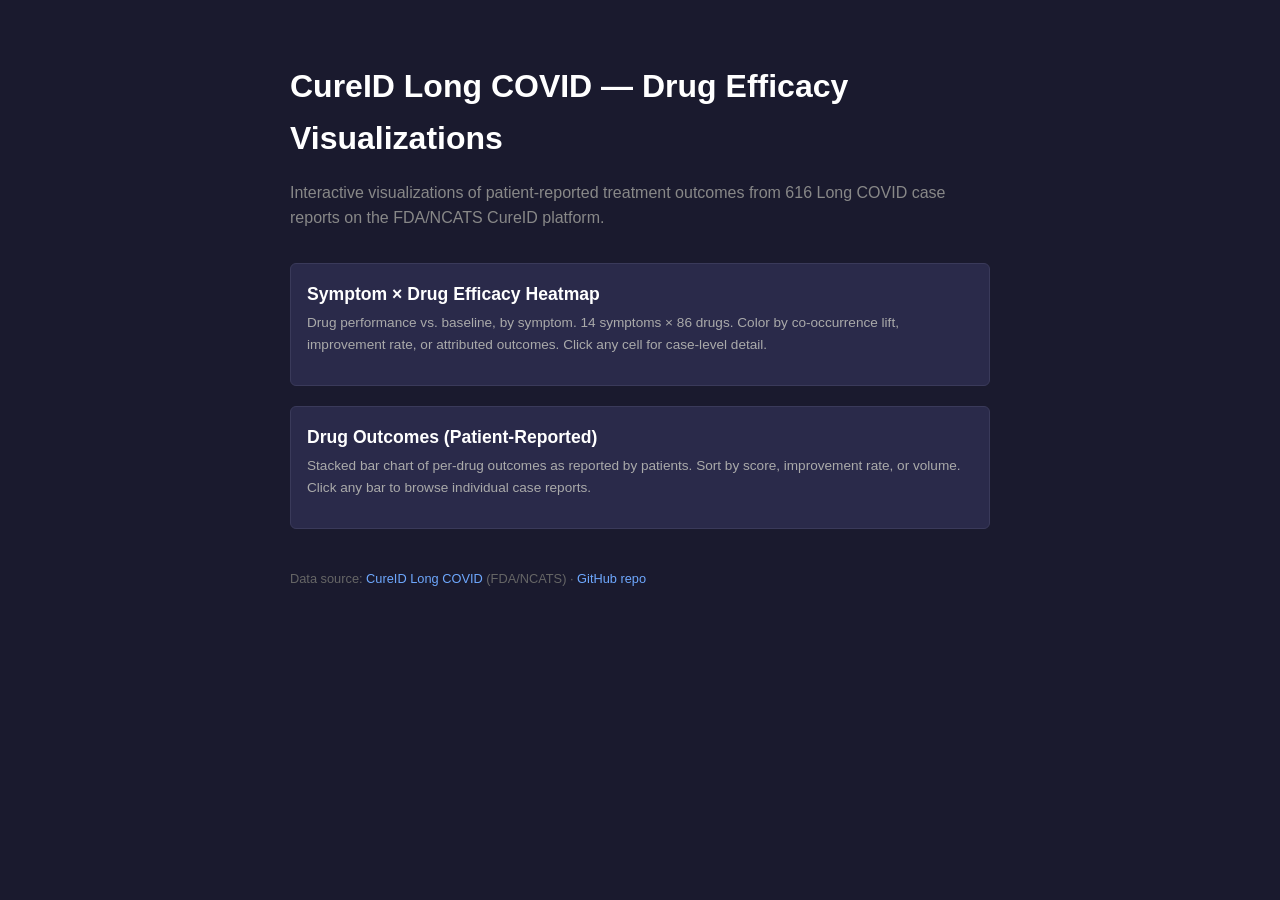
<file: index.html>
<!DOCTYPE html>
<html lang="en">
<head>
<meta charset="utf-8">
<meta name="viewport" content="width=device-width, initial-scale=1.0">
<title>CureID Long COVID — Drug Efficacy Visualizations</title>
<style>
  body { font-family: -apple-system, BlinkMacSystemFont, "Segoe UI", sans-serif; background: #1a1a2e; color: #e0e0e0; padding: 40px 20px; max-width: 700px; margin: 0 auto; line-height: 1.6; }
  h1 { color: #fff; margin-bottom: 8px; }
  .subtitle { color: #888; margin-bottom: 32px; }
  a { color: #6ea8fe; text-decoration: none; }
  a:hover { text-decoration: underline; }
  .viz-list { list-style: none; padding: 0; }
  .viz-list li { margin-bottom: 20px; padding: 16px; background: #2a2a4a; border: 1px solid #3a3a5a; border-radius: 6px; }
  .viz-list li:hover { border-color: #5a5a8a; }
  .viz-title { font-size: 1.1rem; font-weight: 600; color: #fff; }
  .viz-desc { font-size: 0.85rem; color: #aaa; margin-top: 4px; }
  .source { margin-top: 40px; font-size: 0.8rem; color: #666; }
</style>
</head>
<body>
<h1>CureID Long COVID — Drug Efficacy Visualizations</h1>
<p class="subtitle">Interactive visualizations of patient-reported treatment outcomes from 616 Long COVID case reports on the FDA/NCATS CureID platform.</p>

<ul class="viz-list">
  <li>
    <a href="drug_heatmap_viz.html" class="viz-title">Symptom × Drug Efficacy Heatmap</a>
    <p class="viz-desc">Drug performance vs. baseline, by symptom. 14 symptoms × 86 drugs. Color by co-occurrence lift, improvement rate, or attributed outcomes. Click any cell for case-level detail.</p>
  </li>
  <li>
    <a href="drug_outcomes_viz.html" class="viz-title">Drug Outcomes (Patient-Reported)</a>
    <p class="viz-desc">Stacked bar chart of per-drug outcomes as reported by patients. Sort by score, improvement rate, or volume. Click any bar to browse individual case reports.</p>
  </li>
</ul>

<p class="source">Data source: <a href="https://cure.ncats.io/explore/long-covid">CureID Long COVID</a> (FDA/NCATS) · <a href="https://github.com/berkakinci/CureID-Data-Visualization">GitHub repo</a></p>
</body>
</html>
</file>
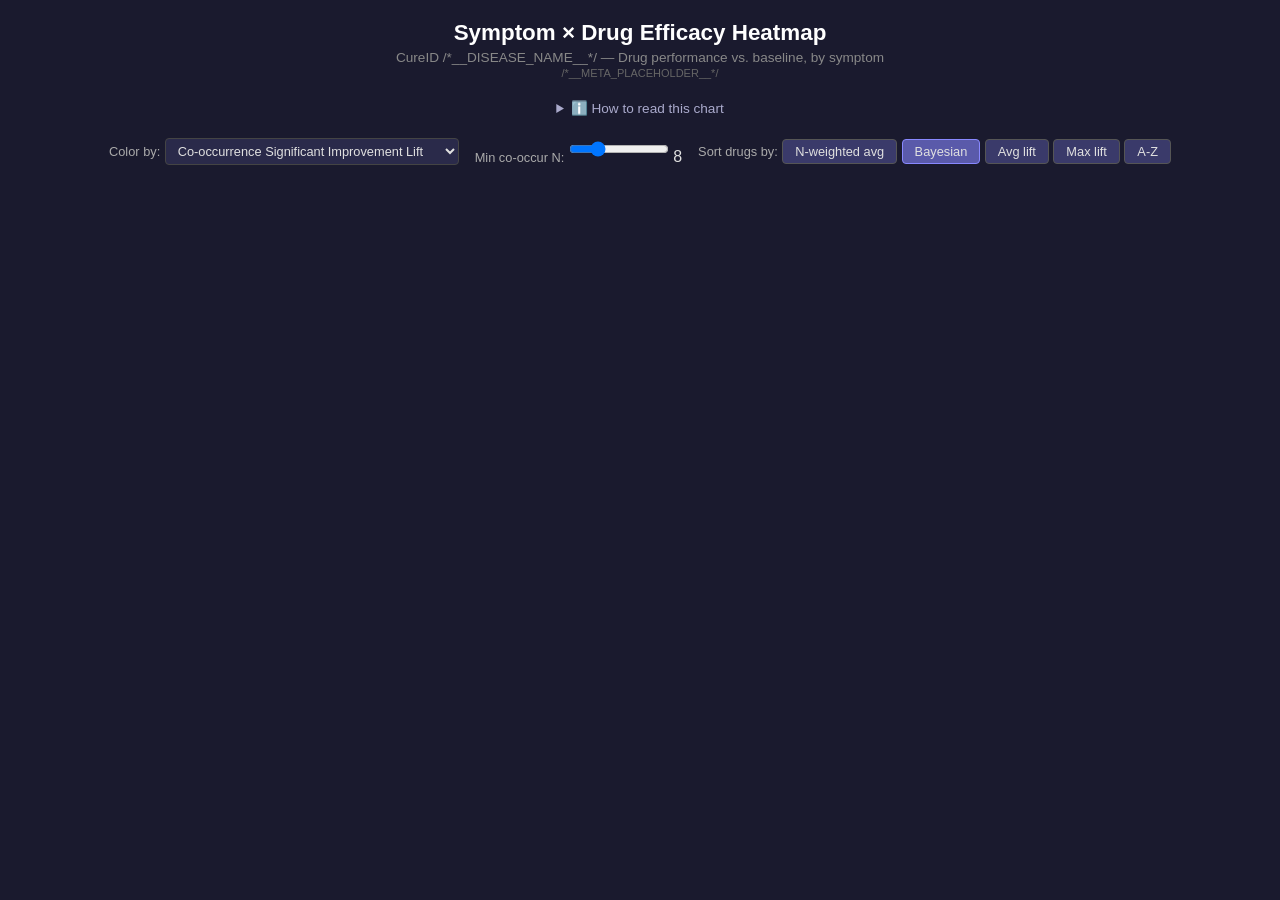
<file: drug_heatmap_viz_template.html>
<!DOCTYPE html>
<html lang="en">
<head>
<meta charset="utf-8">
<title>/*__DISEASE_NAME__*/ — Symptom × Drug Efficacy Heatmap</title>
<style>
* { margin: 0; padding: 0; box-sizing: border-box; }
body { font-family: -apple-system, BlinkMacSystemFont, "Segoe UI", Roboto, sans-serif; background: #1a1a2e; color: #e0e0e0; padding: 20px; }
h1 { font-size: 1.4rem; margin-bottom: 4px; color: #fff; text-align: center; }
.subtitle { font-size: 0.85rem; color: #888; margin-bottom: 16px; text-align: center; }
.controls { display: flex; gap: 16px; align-items: center; margin-bottom: 16px; flex-wrap: wrap; justify-content: center; }
.controls label { font-size: 0.8rem; color: #aaa; }
.controls select, .controls input { background: #2a2a4a; border: 1px solid #444; color: #e0e0e0; padding: 4px 8px; border-radius: 4px; font-size: 0.8rem; }
.controls button { background: #3a3a6a; border: 1px solid #555; color: #e0e0e0; padding: 4px 12px; border-radius: 4px; cursor: pointer; font-size: 0.8rem; }
.controls button:hover { background: #4a4a8a; }
.controls button.active { background: #5a5aaa; border-color: #88f; }

#chart-container { overflow-x: auto; overflow-y: auto; max-height: calc(100vh - 180px); }
svg { display: block; }
.cell { stroke: #1a1a2e; stroke-width: 1px; cursor: pointer; }
.cell:hover { stroke: #fff; stroke-width: 2px; }
.axis-label { font-size: 11px; fill: #ccc; cursor: pointer; }
.axis-label:hover { fill: #fff; }
.axis-label-y { font-size: 12px; fill: #ddd; font-weight: 500; cursor: pointer; }
.axis-label-y:hover { fill: #fff; }

.main-area { display: flex; gap: 0; }
.chart-side { flex: 1; min-width: 0; }
#side-panel {
  width: 320px; min-width: 320px; max-height: calc(100vh - 100px); overflow-y: auto;
  background: #22223a; border: 1px solid #444; border-radius: 6px;
  padding: 0; font-size: 0.8rem; line-height: 1.6; display: none;
  margin-left: 12px; transition: width 0.2s ease;
}
#side-panel.open { display: flex; }
#side-panel.expanded { width: 680px; min-width: 680px; }
.sp-main { padding: 16px; overflow-y: auto; width: 320px; min-width: 320px; flex-shrink: 0; }
.sp-detail { display: none; width: 360px; min-width: 360px; overflow-y: auto; padding: 16px; border-left: 1px solid #444; }
.sp-detail.open { display: block; }
#side-panel .sp-header { display: flex; justify-content: space-between; align-items: flex-start; margin-bottom: 10px; }
#side-panel .sp-title { font-size: 0.95rem; font-weight: 600; color: #fff; }
#side-panel .sp-close { background: none; border: none; color: #888; font-size: 1.2rem; cursor: pointer; padding: 0 4px; }
#side-panel .sp-close:hover { color: #fff; }
#side-panel .sp-subtitle { color: #aaa; font-size: 0.78rem; margin-bottom: 12px; }
#side-panel .sp-section { margin-bottom: 14px; }
#side-panel .sp-section-title { color: #8cf; font-weight: 600; margin-bottom: 4px; font-size: 0.82rem; }
#side-panel .sp-row { display: flex; justify-content: space-between; padding: 3px 0; border-bottom: 1px solid #333; }
#side-panel .sp-row:last-child { border-bottom: none; }
#side-panel .sp-row-name { color: #ddd; flex: 1; }
#side-panel .sp-row-val { color: #8cf; text-align: right; min-width: 50px; }
#side-panel .sp-row-lift-pos { color: #4f4; text-align: right; min-width: 50px; }
#side-panel .sp-row-lift-neg { color: #f66; text-align: right; min-width: 50px; }
#side-panel .sp-row-n { color: #888; text-align: right; min-width: 36px; font-size: 0.75rem; }
#side-panel .sp-detail-grid { display: grid; grid-template-columns: 1fr auto; gap: 2px 12px; }
#side-panel .sp-detail-label { color: #aaa; }
#side-panel .sp-detail-val { color: #8cf; text-align: right; }
#side-panel .sp-sep { border-top: 1px solid #444; margin: 8px 0; }

.mini-bar { display: flex; height: 20px; border-radius: 3px; overflow: hidden; margin: 8px 0; cursor: pointer; }
.mini-bar:hover { opacity: 0.85; }
.mini-bar-seg { height: 100%; }
.mini-bar-legend { display: flex; flex-wrap: wrap; gap: 6px 12px; font-size: 0.7rem; margin-bottom: 8px; }
.mini-bar-legend-item { display: flex; align-items: center; gap: 4px; }
.mini-bar-legend-swatch { width: 10px; height: 10px; border-radius: 2px; }

.n-link { color: #888; cursor: pointer; text-decoration: underline; text-decoration-style: dotted; }
.n-link:hover { color: #8cf; }

.case-card { background: #2a2a4a; border: 1px solid #3a3a5a; border-radius: 6px; padding: 10px 12px; margin-bottom: 8px; font-size: 0.75rem; }
.case-card:hover { border-color: #5a5a8a; }
.case-header { display: flex; justify-content: space-between; align-items: center; margin-bottom: 4px; }
.case-demo { color: #aaa; }
.case-outcome { font-weight: 600; }
.case-outcome-resolved { color: #2ecc71; }
.case-outcome-significant { color: #27ae60; }
.case-outcome-moderate { color: #82c91e; }
.case-outcome-mild { color: #f1c40f; }
.case-outcome-unchanged { color: #7f8c8d; }
.case-outcome-worsened { color: #e74c3c; }
.case-drugs { color: #999; margin-top: 4px; font-size: 0.7rem; }
.case-drugs b { color: #fc8; font-weight: 600; }
.case-sx { margin-top: 4px; font-size: 0.7rem; color: #888; }
.case-sx-line { display: flex; gap: 6px; }
.case-sx-target { font-weight: 600; color: #ccc; }
.case-sx-target-bg { background: #3a3a6a; border-radius: 3px; padding: 2px 6px; margin: 0 -6px 2px; font-weight: 600; color: #ccc; }
.case-link { font-size: 0.68rem; color: #6ea8fe; text-decoration: none; }
.case-link:hover { text-decoration: underline; }
.sp-back { background: none; border: 1px solid #555; color: #aaa; padding: 3px 10px; border-radius: 4px; cursor: pointer; font-size: 0.75rem; margin-bottom: 10px; }
.sp-back:hover { color: #fff; border-color: #888; }
.drill-sort { background: #2a2a4a; border: 1px solid #444; color: #e0e0e0; padding: 4px 8px; border-radius: 4px; font-size: 0.75rem; }

#tooltip {
  position: fixed; pointer-events: none; background: #2a2a4a; border: 1px solid #666;
  border-radius: 6px; padding: 10px 14px; font-size: 0.78rem; line-height: 1.5;
  box-shadow: 0 4px 12px rgba(0,0,0,0.5); display: none; z-index: 100; max-width: 320px;
}
#tooltip .tt-drug { font-weight: 600; color: #fff; font-size: 0.85rem; }
#tooltip .tt-symptom { color: #aaa; }
#tooltip .tt-val { color: #8cf; }
#tooltip .tt-lift-pos { color: #4f4; }
#tooltip .tt-lift-neg { color: #f66; }
#tooltip .tt-attr { color: #fc8; }
#tooltip .tt-sep { border-top: 1px solid #444; margin: 4px 0; }

.legend { display: flex; align-items: center; gap: 8px; margin-bottom: 12px; justify-content: center; }
.legend-bar { height: 14px; border-radius: 2px; }
.legend-label { font-size: 0.75rem; color: #aaa; }

.info-panel { margin-bottom: 16px; text-align: center; }
.info-content { text-align: left; margin-left: auto; margin-right: auto; }
.info-panel summary { cursor: pointer; font-size: 0.85rem; color: #aac; padding: 4px 0; }
.info-panel summary:hover { color: #ccf; }
.info-content { background: #22223a; border: 1px solid #444; border-radius: 6px; padding: 14px 18px; margin-top: 8px; font-size: 0.8rem; line-height: 1.6; max-width: 720px; }
.info-content h4 { color: #ccc; margin: 12px 0 4px; font-size: 0.82rem; }
.info-content dl { margin: 0 0 8px 0; }
.info-content dt { color: #8cf; font-weight: 600; margin-top: 6px; }
.info-content dd { color: #bbb; margin-left: 12px; margin-bottom: 4px; }
.info-content p { color: #bbb; margin: 6px 0; }
.def-default { font-size: 0.7rem; color: #6a6; background: #1a3a1a; padding: 1px 5px; border-radius: 3px; }
</style>
</head>
<body>

<h1>Symptom × Drug Efficacy Heatmap</h1>
<p class="subtitle">CureID /*__DISEASE_NAME__*/ — Drug performance vs. baseline, by symptom<br><span style="font-size:11px; color:#666;">/*__META_PLACEHOLDER__*/</span></p>

<details class="info-panel">
<summary>ℹ️ How to read this chart</summary>
<div class="info-content">
<p><b>What it shows:</b> Each cell represents a drug (column) × symptom (row) pair. Color indicates how much better (green) or worse (red) that drug performs compared to the baseline rate for that symptom.</p>

<h4>Metric definitions</h4>
<dl>
<dt>Co-occurrence Significant Improvement Lift <span class="def-default">(default)</span></dt>
<dd>Among all reports where the patient was <em>taking</em> this drug and <em>had</em> this symptom, what % achieved "significant improvement" or "complete resolution" — minus the baseline rate for all patients with that symptom. Positive = better than average.</dd>

<dt>Co-occurrence Any Improvement Lift</dt>
<dd>Same as above but counts <em>any</em> improvement (mild, moderate, significant, or resolved) vs. baseline. Broader signal, less specific.</dd>

<dt>Co-occurrence Significant Improvement Rate</dt>
<dd>Raw % of co-occurring reports that achieved significant improvement or resolution (not relative to baseline). Useful for absolute comparison.</dd>

<dt>Attributed Significant Improvement Lift</dt>
<dd>Only counts outcomes where the patient <em>explicitly credited</em> this drug for the symptom change. Smaller N but stronger causal signal. Lift is vs. the attributed baseline across all drugs for that symptom.</dd>
</dl>

<h4>Controls</h4>
<dl>
<dt>Min co-occur N</dt>
<dd>Minimum number of reports where the patient was taking the drug and had the symptom. Higher = fewer drugs shown but more reliable estimates.</dd>

<dt>Sort drugs by</dt>
<dd>Hover each button for details. Sorts drug columns by the selected metric using different aggregation strategies.</dd>
</dl>

<h4>Tooltip</h4>
<p>Hover any cell to see: co-occurrence N, significant improvement rate and lift, any improvement rate and lift, attributed stats (if available), and symptom baseline rates.</p>

<h4>Side panel (click)</h4>
<p><b>Click a drug name</b> (column header) to see that drug's performance across all symptoms, ranked by the current metric, with total N and average.</p>
<p><b>Click a symptom name</b> (row label) to see all drugs ranked for that symptom, plus the symptom's baseline rates.</p>
<p><b>Click a cell</b> to see full detail: rankings (where this drug stands among all drugs for the symptom, and vice versa), outcome distribution bar, all co-occurrence and attributed stats, symptom baseline, and a mini leaderboard of top drugs for that symptom.</p>

<h4>Drill-down to cases</h4>
<p><b>Click any N= value</b> (dotted underline) or the outcome distribution bar to open the detail pane — a second column showing individual case reports for that drug × symptom pair. The panel expands to show both the stats (left) and cases (right) side by side.</p>
<p>Each case card shows: demographics, symptom outcomes (target symptom highlighted at top, then others), full drug regimen (target drug highlighted), and a link to the full report on CureID.</p>
<p>Sort cases by: best outcome first, worst outcome first, fewest symptoms, or fewest drugs in regimen. "← Back" collapses the detail pane.</p>

<h4>Color scale</h4>
<p><b>Lift metrics</b> (all three): diverging red → yellow → green. The scale range is fixed across all lift metrics and N thresholds — the same color always means the same magnitude of lift, making views directly comparable.</p>
<p><b>Rate metric</b>: sequential yellow → green (0% to the global maximum rate). Also fixed regardless of N threshold.</p>

<p><b>Dark cells</b> = no data for that pair at the current N threshold.</p>
</div>
</details>

<div class="controls">
  <div>
    <label>Color by:</label>
    <select id="metric-select">
      <option value="cooccur_sig_lift" selected>Co-occurrence Significant Improvement Lift</option>
      <option value="cooccur_impr_lift">Co-occurrence Any Improvement Lift</option>
      <option value="cooccur_sig_rate">Co-occurrence Significant Improvement Rate</option>
      <option value="attr_sig_lift">Attributed Significant Improvement Lift</option>
    </select>
  </div>
  <div>
    <label>Min co-occur N:</label>
    <input type="range" id="min-n" min="3" max="30" value="8" style="width:100px">
    <span id="min-n-val">8</span>
  </div>
  <div>
    <label>Sort drugs by:</label>
    <button id="sort-wavg" title="Σ(metric × N) / Σ(N) across all symptoms for each drug. Higher-N estimates contribute more.">N-weighted avg</button>
    <button id="sort-bayes" class="active" title="mean(metric) × totalN / (totalN + priorN), where priorN = median totalN across all drugs. Shrinks low-N drugs toward zero.">Bayesian</button>
    <button id="sort-avg" title="Σ(metric) / count(symptoms) — simple unweighted mean, each symptom counts equally.">Avg lift</button>
    <button id="sort-max" title="max(metric) across all symptoms — best single-symptom value for each drug.">Max lift</button>
    <button id="sort-alpha" title="Alphabetical order (A → Z)">A-Z</button>
  </div>
</div>

<div class="legend" id="legend"></div>
<div class="main-area">
  <div class="chart-side">
    <div id="chart-container"><svg id="chart"></svg></div>
  </div>
  <div id="side-panel"><div class="sp-main" id="sp-main"></div><div class="sp-detail" id="sp-detail"></div></div>
</div>
<div id="tooltip"></div>

<script src="https://d3js.org/d3.v7.min.js"></script>
<script>
/*__DATA_PLACEHOLDER__*/

let currentMetric = 'cooccur_sig_lift';
let currentMinN = 8;
let currentSort = 'bayes';

const cellW = 18, cellH = 28;
const marginLeft = 180, marginTop = 160, marginRight = 20, marginBottom = 20;

async function init() {
  // DATA is embedded inline by heatmap_build.py
  render();

  d3.select('#metric-select').on('change', function() {
    currentMetric = this.value;
    render();
  });
  d3.select('#min-n').on('input', function() {
    currentMinN = +this.value;
    d3.select('#min-n-val').text(this.value);
    render();
  });
  d3.select('#sort-wavg').on('click', () => { currentSort = 'wavg'; updateSortButtons(); render(); });
  d3.select('#sort-bayes').on('click', () => { currentSort = 'bayes'; updateSortButtons(); render(); });
  d3.select('#sort-avg').on('click', () => { currentSort = 'avg'; updateSortButtons(); render(); });
  d3.select('#sort-max').on('click', () => { currentSort = 'max'; updateSortButtons(); render(); });
  d3.select('#sort-alpha').on('click', () => { currentSort = 'alpha'; updateSortButtons(); render(); });
}

function updateSortButtons() {
  d3.selectAll('.controls button').classed('active', false);
  d3.select(`#sort-${currentSort}`).classed('active', true);
}

function render() {
  // Filter cells by min N
  const cells = DATA.cells.filter(c => c.cooccur_n >= currentMinN);

  // Determine which drugs still have data
  const drugSet = new Set(cells.map(c => c.drug));
  let drugs = [...drugSet];

  // Sort drugs
  if (currentSort === 'wavg') {
    const drugWAvg = {};
    drugs.forEach(d => {
      const drugCells = cells.filter(c => c.drug === d && c[currentMetric] != null);
      const sumWeighted = drugCells.reduce((acc, c) => acc + c[currentMetric] * c.cooccur_n, 0);
      const sumN = drugCells.reduce((acc, c) => acc + c.cooccur_n, 0);
      drugWAvg[d] = sumN > 0 ? sumWeighted / sumN : 0;
    });
    drugs.sort((a, b) => drugWAvg[b] - drugWAvg[a]);
  } else if (currentSort === 'bayes') {
    // Bayesian shrinkage: mean(lift) × (total_N / (total_N + prior_N))
    // prior_N = median total N across all drugs (shrinks low-N drugs toward zero)
    const drugTotals = {};
    const drugMeans = {};
    drugs.forEach(d => {
      const drugCells = cells.filter(c => c.drug === d && c[currentMetric] != null);
      const sumN = drugCells.reduce((acc, c) => acc + c.cooccur_n, 0);
      const mean = drugCells.length ? d3.mean(drugCells, c => c[currentMetric]) : 0;
      drugTotals[d] = sumN;
      drugMeans[d] = mean;
    });
    const allTotals = Object.values(drugTotals).sort((a, b) => a - b);
    const priorN = allTotals[Math.floor(allTotals.length / 2)]; // median
    const drugBayes = {};
    drugs.forEach(d => {
      const totalN = drugTotals[d];
      drugBayes[d] = drugMeans[d] * (totalN / (totalN + priorN));
    });
    drugs.sort((a, b) => drugBayes[b] - drugBayes[a]);
  } else if (currentSort === 'avg') {
    const drugAvg = {};
    drugs.forEach(d => {
      const vals = cells.filter(c => c.drug === d).map(c => c[currentMetric]).filter(v => v != null);
      drugAvg[d] = vals.length ? d3.mean(vals) : 0;
    });
    drugs.sort((a, b) => drugAvg[b] - drugAvg[a]);
  } else if (currentSort === 'max') {
    const drugMax = {};
    drugs.forEach(d => {
      const vals = cells.filter(c => c.drug === d).map(c => c[currentMetric]).filter(v => v != null);
      drugMax[d] = vals.length ? d3.max(vals) : 0;
    });
    drugs.sort((a, b) => drugMax[b] - drugMax[a]);
  } else {
    drugs.sort((a, b) => a.localeCompare(b));
  }

  const symptoms = DATA.symptoms.map(s => s.short);

  const width = marginLeft + drugs.length * cellW + marginRight;
  const height = marginTop + symptoms.length * cellH + marginBottom;

  const svg = d3.select('#chart')
    .attr('width', width)
    .attr('height', height);
  svg.selectAll('*').remove();

  // Color scale — use ALL cells (unfiltered) for consistent bounds across ALL metrics
  // Lift metrics share a single global range; rate metric has its own fixed range
  const allLiftVals = [
    ...DATA.cells.map(c => c.cooccur_sig_lift),
    ...DATA.cells.map(c => c.cooccur_impr_lift),
    ...DATA.cells.map(c => c.attr_sig_lift)
  ].filter(v => v != null);
  const liftMaxAbs = Math.max(Math.abs(d3.min(allLiftVals) || 0), Math.abs(d3.max(allLiftVals) || 0), 0.01);

  const allRateVals = DATA.cells.map(c => c.cooccur_sig_rate).filter(v => v != null);
  const rateMax = d3.max(allRateVals) || 1;

  const isRate = currentMetric.includes('_rate');
  let getColor, maxAbs;
  if (isRate) {
    maxAbs = rateMax;
    const seqScale = d3.scaleSequential()
      .domain([0, rateMax])
      .interpolator(d3.interpolateYlGn);
    getColor = v => v == null ? '#333' : seqScale(v);
  } else {
    maxAbs = liftMaxAbs;
    const colorScale = d3.scaleDiverging()
      .domain([-liftMaxAbs, 0, liftMaxAbs])
      .interpolator(d3.interpolateRdYlGn);
    getColor = v => v == null ? '#333' : colorScale(v);
  }

  // Filtered vals for reference
  const vals = cells.map(c => c[currentMetric]).filter(v => v != null);

  // Build lookup
  const cellMap = {};
  cells.forEach(c => { cellMap[`${c.symptom}|${c.drug}`] = c; });

  // Draw cells
  const g = svg.append('g').attr('transform', `translate(${marginLeft},${marginTop})`);

  drugs.forEach((drug, xi) => {
    symptoms.forEach((symptom, yi) => {
      const cell = cellMap[`${symptom}|${drug}`];
      const val = cell ? cell[currentMetric] : null;
      g.append('rect')
        .attr('class', 'cell')
        .attr('x', xi * cellW)
        .attr('y', yi * cellH)
        .attr('width', cellW)
        .attr('height', cellH)
        .attr('fill', getColor(val))
        .attr('rx', 2)
        .on('mouseover', (event) => showTooltip(event, cell, drug, symptom))
        .on('mousemove', (event) => moveTooltip(event))
        .on('mouseout', hideTooltip)
        .on('click', () => showCellPanel(cell, drug, symptom, cells));
    });
  });

  // X axis (drug names, rotated)
  const xAxis = svg.append('g').attr('transform', `translate(${marginLeft},${marginTop - 4})`);
  drugs.forEach((drug, i) => {
    xAxis.append('text')
      .attr('class', 'axis-label')
      .attr('x', i * cellW + cellW / 2)
      .attr('y', 0)
      .attr('text-anchor', 'start')
      .attr('transform', `rotate(-55, ${i * cellW + cellW / 2}, 0)`)
      .text(drug.length > 24 ? drug.slice(0, 22) + '…' : drug)
      .on('click', () => showDrugPanel(drug, cells));
  });

  // Y axis (symptom names)
  const yAxis = svg.append('g').attr('transform', `translate(${marginLeft - 8},${marginTop})`);
  symptoms.forEach((symptom, i) => {
    yAxis.append('text')
      .attr('class', 'axis-label-y')
      .attr('x', 0)
      .attr('y', i * cellH + cellH / 2 + 4)
      .attr('text-anchor', 'end')
      .text(symptom)
      .on('click', () => showSymptomPanel(symptom, cells));
  });

  // Legend
  renderLegend(getColor, isRate, maxAbs, null);
}

function renderLegend(getColor, isRate, maxAbs) {
  const legend = d3.select('#legend');
  legend.html('');

  const steps = 9;
  const barWidth = 30;

  if (isRate) {
    for (let i = 0; i < steps; i++) {
      const v = (i / (steps - 1)) * maxAbs;
      const div = document.createElement('div');
      div.className = 'legend-bar';
      div.style.width = barWidth + 'px';
      div.style.background = getColor(v);
      legend.node().appendChild(div);
    }
    legend.node().insertAdjacentHTML('beforeend', `<span class="legend-label">0% → ${(maxAbs*100).toFixed(0)}%</span>`);
  } else {
    for (let i = 0; i < steps; i++) {
      const v = -maxAbs + (i / (steps - 1)) * 2 * maxAbs;
      const div = document.createElement('div');
      div.className = 'legend-bar';
      div.style.width = barWidth + 'px';
      div.style.background = getColor(v);
      legend.node().appendChild(div);
    }
    legend.node().insertAdjacentHTML('beforeend', `<span class="legend-label">${(-maxAbs*100).toFixed(0)}% → +${(maxAbs*100).toFixed(0)}% lift</span>`);
  }
}

function showTooltip(event, cell, drug, symptom) {
  const tt = d3.select('#tooltip');
  if (!cell) {
    tt.html(`<div class="tt-drug">${drug}</div><div class="tt-symptom">${symptom}</div><div>No data (below N threshold)</div>`);
  } else {
    const liftClass = v => v > 0 ? 'tt-lift-pos' : v < 0 ? 'tt-lift-neg' : 'tt-val';
    const pct = v => v != null ? (v * 100).toFixed(1) + '%' : '—';
    const liftPct = v => v != null ? (v > 0 ? '+' : '') + (v * 100).toFixed(1) + '%' : '—';
    const symInfo = DATA.symptoms.find(s => s.short === symptom);

    let html = `<div class="tt-drug">${drug}</div>`;
    html += `<div class="tt-symptom">${symptom}</div>`;
    html += `<div class="tt-sep"></div>`;
    html += `<div><b>Co-occurrence</b> (N=${cell.cooccur_n})</div>`;
    html += `<div>Significant improvement: <span class="tt-val">${pct(cell.cooccur_sig_rate)}</span> · Lift: <span class="${liftClass(cell.cooccur_sig_lift)}">${liftPct(cell.cooccur_sig_lift)}</span></div>`;
    html += `<div>Any improvement: <span class="tt-val">${pct(cell.cooccur_impr_rate)}</span> · Lift: <span class="${liftClass(cell.cooccur_impr_lift)}">${liftPct(cell.cooccur_impr_lift)}</span></div>`;
    if (cell.attr_n) {
      html += `<div class="tt-sep"></div>`;
      html += `<div><b class="tt-attr">Attributed</b> (N=${cell.attr_n})</div>`;
      html += `<div>Significant improvement: <span class="tt-val">${pct(cell.attr_sig_rate)}</span> · Lift: <span class="${liftClass(cell.attr_sig_lift)}">${liftPct(cell.attr_sig_lift)}</span></div>`;
    }
    if (symInfo) {
      html += `<div class="tt-sep"></div>`;
      html += `<div style="color:#888;font-size:0.72rem;">Baseline (${symInfo.n} reports): sig ${pct(symInfo.sig_rate)} · any ${pct(symInfo.impr_rate)}</div>`;
    }
    html += `<div style="color:#555;font-size:0.68rem;margin-top:4px;">Click for details</div>`;
    tt.html(html);
  }
  tt.style('display', 'block');
  moveTooltip(event);
}

function moveTooltip(event) {
  const tt = d3.select('#tooltip');
  let x = event.clientX + 14;
  let y = event.clientY + 14;
  // Keep on screen
  const rect = tt.node().getBoundingClientRect();
  if (x + rect.width > window.innerWidth - 10) x = event.clientX - rect.width - 10;
  if (y + rect.height > window.innerHeight - 10) y = event.clientY - rect.height - 10;
  tt.style('left', x + 'px').style('top', y + 'px');
}

function hideTooltip() {
  d3.select('#tooltip').style('display', 'none');
}

// --- Side Panel ---

function openSidePanel(html) {
  const panel = document.getElementById('side-panel');
  const main = document.getElementById('sp-main');
  main.innerHTML = html;
  panel.classList.add('open');
  // Close detail pane when main content changes
  closeDetailPane();
}

function closeSidePanel() {
  const panel = document.getElementById('side-panel');
  panel.classList.remove('open', 'expanded');
  document.getElementById('sp-main').innerHTML = '';
  document.getElementById('sp-detail').innerHTML = '';
  document.getElementById('sp-detail').classList.remove('open');
}

function openDetailPane(html) {
  const panel = document.getElementById('side-panel');
  const detail = document.getElementById('sp-detail');
  detail.innerHTML = html;
  detail.classList.add('open');
  panel.classList.add('expanded');
}

function closeDetailPane() {
  const panel = document.getElementById('side-panel');
  const detail = document.getElementById('sp-detail');
  detail.classList.remove('open');
  detail.innerHTML = '';
  panel.classList.remove('expanded');
}

function spHeader(title, subtitle) {
  return `<div class="sp-header"><span class="sp-title">${title}</span><button class="sp-close" onclick="closeSidePanel()">✕</button></div>`
    + (subtitle ? `<div class="sp-subtitle">${subtitle}</div>` : '');
}

function showDrugPanel(drug, cells) {
  const drugCells = cells.filter(c => c.drug === drug && c[currentMetric] != null);
  drugCells.sort((a, b) => (b[currentMetric] || 0) - (a[currentMetric] || 0));
  const totalN = drugCells.reduce((acc, c) => acc + c.cooccur_n, 0);
  const avgMetric = drugCells.length ? d3.mean(drugCells, c => c[currentMetric]) : 0;
  const isRate = currentMetric.includes('_rate');
  const pct = v => v != null ? (v * 100).toFixed(1) + '%' : '—';
  const liftPct = v => v != null ? (v > 0 ? '+' : '') + (v * 100).toFixed(1) + '%' : '—';
  const liftClass = v => v > 0 ? 'sp-row-lift-pos' : v < 0 ? 'sp-row-lift-neg' : 'sp-row-val';

  let html = spHeader(drug, `Total N: ${totalN} · Avg ${isRate ? 'rate' : 'lift'}: ${isRate ? pct(avgMetric) : liftPct(avgMetric)} · ${drugCells.length} symptoms`);
  html += `<div class="sp-section"><div class="sp-section-title">Symptoms (ranked by current metric)</div>`;
  drugCells.forEach(c => {
    const val = c[currentMetric];
    html += `<div class="sp-row"><span class="sp-row-name">${c.symptom}</span><span class="sp-row-n n-link" onclick="showReportList('${c.symptom}','${drug.replace(/'/g,"\\'")}','${drug.replace(/'/g,"\\'")} × ${c.symptom}')">N=${c.cooccur_n}</span><span class="${liftClass(val)}">${isRate ? pct(val) : liftPct(val)}</span></div>`;
  });
  html += `</div>`;
  openSidePanel(html);
}

function showSymptomPanel(symptom, cells) {
  const symCells = cells.filter(c => c.symptom === symptom && c[currentMetric] != null);
  symCells.sort((a, b) => (b[currentMetric] || 0) - (a[currentMetric] || 0));
  const symInfo = DATA.symptoms.find(s => s.short === symptom);
  const isRate = currentMetric.includes('_rate');
  const pct = v => v != null ? (v * 100).toFixed(1) + '%' : '—';
  const liftPct = v => v != null ? (v > 0 ? '+' : '') + (v * 100).toFixed(1) + '%' : '—';
  const liftClass = v => v > 0 ? 'sp-row-lift-pos' : v < 0 ? 'sp-row-lift-neg' : 'sp-row-val';

  const subtitle = symInfo ? `${symInfo.n} total reports · Baseline sig rate: ${pct(symInfo.sig_rate)} · Baseline any impr: ${pct(symInfo.impr_rate)}` : '';
  let html = spHeader(symptom, subtitle);
  html += `<div class="sp-section"><div class="sp-section-title">Drugs (ranked by current metric)</div>`;
  symCells.forEach(c => {
    const val = c[currentMetric];
    const drugEsc = c.drug.replace(/'/g, "\\'");
    html += `<div class="sp-row"><span class="sp-row-name">${c.drug}</span><span class="sp-row-n n-link" onclick="showReportList('${symptom}','${drugEsc}','${drugEsc} × ${symptom}')">N=${c.cooccur_n}</span><span class="${liftClass(val)}">${isRate ? pct(val) : liftPct(val)}</span></div>`;
  });
  html += `</div>`;
  openSidePanel(html);
}

function showCellPanel(cell, drug, symptom, cells) {
  if (!cell) return;
  const pct = v => v != null ? (v * 100).toFixed(1) + '%' : '—';
  const liftPct = v => v != null ? (v > 0 ? '+' : '') + (v * 100).toFixed(1) + '%' : '—';
  const liftClass = v => v > 0 ? 'sp-row-lift-pos' : v < 0 ? 'sp-row-lift-neg' : 'sp-row-val';
  const symInfo = DATA.symptoms.find(s => s.short === symptom);

  // Rank this drug among all drugs for this symptom
  const symCells = cells.filter(c => c.symptom === symptom && c[currentMetric] != null);
  symCells.sort((a, b) => (b[currentMetric] || 0) - (a[currentMetric] || 0));
  const drugRank = symCells.findIndex(c => c.drug === drug) + 1;

  // Rank this symptom among all symptoms for this drug
  const drugCells = cells.filter(c => c.drug === drug && c[currentMetric] != null);
  drugCells.sort((a, b) => (b[currentMetric] || 0) - (a[currentMetric] || 0));
  const symRank = drugCells.findIndex(c => c.symptom === symptom) + 1;

  let html = spHeader(drug, symptom);

  // Mini outcome distribution bar
  if (cell.dist) {
    const d = cell.dist;
    const total = d.resolved + d.significant + d.moderate + d.mild + d.unchanged + d.worsened;
    if (total > 0) {
      const colors = {resolved:'#2ecc71', significant:'#27ae60', moderate:'#82c91e', mild:'#f1c40f', unchanged:'#7f8c8d', worsened:'#e74c3c'};
      const labels = {resolved:'Resolved', significant:'Significant', moderate:'Moderate', mild:'Mild', unchanged:'Unchanged', worsened:'Worsened'};
      html += `<div class="sp-section"><div class="sp-section-title">Outcome distribution (<span class="n-link" onclick="showReportList('${symptom}','${drug.replace(/'/g,"\\'")}','${drug.replace(/'/g,"\\'")} × ${symptom}')">N=${total}</span>)</div>`;
      html += `<div class="mini-bar" onclick="showReportList('${symptom}','${drug.replace(/'/g,"\\'")}','${drug.replace(/'/g,"\\'")} × ${symptom}')">`;
      for (const key of ['resolved','significant','moderate','mild','unchanged','worsened']) {
        const w = (d[key] / total * 100);
        if (w > 0) {
          html += `<div class="mini-bar-seg" style="width:${w}%;background:${colors[key]}" title="${labels[key]}: ${d[key]}"></div>`;
        }
      }
      html += `</div>`;
      html += `<div class="mini-bar-legend">`;
      for (const key of ['resolved','significant','moderate','mild','unchanged','worsened']) {
        if (d[key] > 0) {
          html += `<span class="mini-bar-legend-item"><span class="mini-bar-legend-swatch" style="background:${colors[key]}"></span>${labels[key]}: ${d[key]}</span>`;
        }
      }
      html += `</div></div>`;
    }
  }

  // Rankings
  html += `<div class="sp-section"><div class="sp-section-title">Rankings (current metric)</div>`;
  html += `<div class="sp-detail-grid">`;
  html += `<span class="sp-detail-label">${drug} rank for ${symptom}</span><span class="sp-detail-val">#${drugRank} of ${symCells.length} drugs</span>`;
  html += `<span class="sp-detail-label">${symptom} rank for ${drug}</span><span class="sp-detail-val">#${symRank} of ${drugCells.length} symptoms</span>`;
  html += `</div></div>`;

  // Co-occurrence stats
  const drugEsc = drug.replace(/'/g, "\\'");
  html += `<div class="sp-section"><div class="sp-section-title">Co-occurrence (<span class="n-link" onclick="showReportList('${symptom}','${drugEsc}','${drugEsc} × ${symptom}')">N=${cell.cooccur_n}</span>)</div>`;
  html += `<div class="sp-detail-grid">`;
  html += `<span class="sp-detail-label">Significant improvement rate</span><span class="sp-detail-val">${pct(cell.cooccur_sig_rate)}</span>`;
  html += `<span class="sp-detail-label">Significant improvement lift</span><span class="${liftClass(cell.cooccur_sig_lift)}">${liftPct(cell.cooccur_sig_lift)}</span>`;
  html += `<span class="sp-detail-label">Any improvement rate</span><span class="sp-detail-val">${pct(cell.cooccur_impr_rate)}</span>`;
  html += `<span class="sp-detail-label">Any improvement lift</span><span class="${liftClass(cell.cooccur_impr_lift)}">${liftPct(cell.cooccur_impr_lift)}</span>`;
  html += `</div></div>`;

  // Attributed stats
  if (cell.attr_n) {
    html += `<div class="sp-section"><div class="sp-section-title" style="color:#fc8;">Attributed (<span class="n-link" onclick="showReportList('${symptom}','${drugEsc}','${drugEsc} × ${symptom} (attributed)')">N=${cell.attr_n}</span>)</div>`;
    html += `<div class="sp-detail-grid">`;
    html += `<span class="sp-detail-label">Significant improvement rate</span><span class="sp-detail-val">${pct(cell.attr_sig_rate)}</span>`;
    html += `<span class="sp-detail-label">Significant improvement lift</span><span class="${liftClass(cell.attr_sig_lift)}">${liftPct(cell.attr_sig_lift)}</span>`;
    html += `</div></div>`;
  }

  // Symptom baseline context
  if (symInfo) {
    html += `<div class="sp-sep"></div>`;
    html += `<div class="sp-section"><div class="sp-section-title">Symptom baseline (${symptom})</div>`;
    html += `<div class="sp-detail-grid">`;
    html += `<span class="sp-detail-label">Total reports with symptom</span><span class="sp-detail-val">${symInfo.n}</span>`;
    html += `<span class="sp-detail-label">Baseline sig improvement rate</span><span class="sp-detail-val">${pct(symInfo.sig_rate)}</span>`;
    html += `<span class="sp-detail-label">Baseline any improvement rate</span><span class="sp-detail-val">${pct(symInfo.impr_rate)}</span>`;
    html += `</div></div>`;
  }

  // Top drugs for this symptom (mini leaderboard)
  html += `<div class="sp-sep"></div>`;
  html += `<div class="sp-section"><div class="sp-section-title">Top drugs for ${symptom}</div>`;
  const isRate = currentMetric.includes('_rate');
  symCells.slice(0, 8).forEach(c => {
    const val = c[currentMetric];
    const cDrugEsc = c.drug.replace(/'/g, "\\'");
    const highlight = c.drug === drug ? ' style="background:#3a3a6a; border-radius:3px; padding:2px 4px; margin:-2px -4px;"' : '';
    html += `<div class="sp-row"${highlight}><span class="sp-row-name">${c.drug}</span><span class="sp-row-n n-link" onclick="showReportList('${symptom}','${cDrugEsc}','${cDrugEsc} × ${symptom}')">N=${c.cooccur_n}</span><span class="${liftClass(val)}">${isRate ? pct(val) : liftPct(val)}</span></div>`;
  });
  if (drugRank > 8) {
    html += `<div class="sp-row" style="color:#666;">…</div>`;
    html += `<div class="sp-row" style="background:#3a3a6a; border-radius:3px; padding:2px 4px; margin:-2px -4px;"><span class="sp-row-name">#${drugRank} ${drug}</span><span class="sp-row-n n-link" onclick="showReportList('${symptom}','${drugEsc}','${drugEsc} × ${symptom}')">N=${cell.cooccur_n}</span><span class="${liftClass(cell[currentMetric])}">${isRate ? pct(cell[currentMetric]) : liftPct(cell[currentMetric])}</span></div>`;
  }
  html += `</div>`;

  openSidePanel(html);
}

// --- Drill-down: show case report list ---

const OUTCOME_COLORS = {resolved:'#2ecc71', significant:'#27ae60', moderate:'#82c91e', mild:'#f1c40f', unchanged:'#7f8c8d', worsened:'#e74c3c'};
const OUTCOME_LABELS = {resolved:'Resolved', significant:'Significant', moderate:'Moderate', mild:'Mild', unchanged:'Unchanged', worsened:'Worsened'};
const CUREID_BASE = 'https://cure.ncats.io/explore/long-covid/case-reports/case-details/';

function getReportsForCell(symptom, drug) {
  const key = `${symptom}|${drug}`;
  const indices = DATA.cellReports[key] || [];
  return indices.map(i => DATA.reports[i]);
}

function showReportList(symptom, drug, title) {
  const reports = getReportsForCell(symptom, drug);
  if (!reports.length) return;

  // Store current drill-down context for re-sorting
  window._drillSymptom = symptom;
  window._drillDrug = drug;
  window._drillTitle = title;

  renderReportList(symptom, drug, title, 'outcome-best');
}

function renderReportList(symptom, drug, title, sortMode) {
  const reports = getReportsForCell(symptom, drug);
  if (!reports.length) return;

  // Find the outcome for the target symptom in each report
  const reportsWithOutcome = reports.map(r => {
    const sx = r.sx.find(s => s.s === symptom);
    return { ...r, cellOutcome: sx ? sx.o : 'unchanged' };
  });

  // Sort
  const order = ['resolved','significant','moderate','mild','unchanged','worsened'];
  if (sortMode === 'outcome-best') {
    reportsWithOutcome.sort((a, b) => order.indexOf(a.cellOutcome) - order.indexOf(b.cellOutcome));
  } else if (sortMode === 'outcome-worst') {
    reportsWithOutcome.sort((a, b) => order.indexOf(b.cellOutcome) - order.indexOf(a.cellOutcome));
  } else if (sortMode === 'symptoms-fewest') {
    reportsWithOutcome.sort((a, b) => a.sx.length - b.sx.length);
  } else if (sortMode === 'drugs-fewest') {
    reportsWithOutcome.sort((a, b) => a.drugs.length - b.drugs.length);
  }

  let html = `<button class="sp-back" onclick="closeDetailPane()">← Back</button>`;
  html += `<div class="sp-header"><span class="sp-title" style="font-size:0.85rem;">${title}</span></div>`;
  html += `<div class="sp-subtitle">${reports.length} reports</div>`;

  // Sort control
  html += `<div style="margin-bottom:10px;"><select class="drill-sort" onchange="renderReportList(window._drillSymptom, window._drillDrug, window._drillTitle, this.value)">`;
  html += `<option value="outcome-best"${sortMode==='outcome-best'?' selected':''}>Best outcome first</option>`;
  html += `<option value="outcome-worst"${sortMode==='outcome-worst'?' selected':''}>Worst outcome first</option>`;
  html += `<option value="symptoms-fewest"${sortMode==='symptoms-fewest'?' selected':''}>Fewest symptoms</option>`;
  html += `<option value="drugs-fewest"${sortMode==='drugs-fewest'?' selected':''}>Fewest drugs in regimen</option>`;
  html += `</select></div>`;

  // Mini bar at top
  const dist = {};
  reportsWithOutcome.forEach(r => { dist[r.cellOutcome] = (dist[r.cellOutcome] || 0) + 1; });
  const total = reportsWithOutcome.length;
  html += `<div class="mini-bar">`;
  for (const key of order) {
    const w = ((dist[key] || 0) / total * 100);
    if (w > 0) html += `<div class="mini-bar-seg" style="width:${w}%;background:${OUTCOME_COLORS[key]}" title="${OUTCOME_LABELS[key]}: ${dist[key]}"></div>`;
  }
  html += `</div>`;

  // Case cards
  reportsWithOutcome.forEach(r => {
    const outcomeClass = `case-outcome-${r.cellOutcome}`;
    const outcomeLabel = OUTCOME_LABELS[r.cellOutcome] || r.cellOutcome;
    html += `<div class="case-card">`;
    html += `<div class="case-header"><span class="case-demo">${r.sex} · ${r.age} · ${r.country}</span></div>`;

    // Highlight the target drug in the drug list
    const drugList = r.drugs.map(d => {
      const isTarget = d.n === drug;
      const dose = d.d ? ` ${d.d}` : '';
      return isTarget ? `<b>${d.n}${dose}</b>` : `${d.n}${dose}`;
    }).join(', ');
    if (drugList) html += `<div class="case-drugs">${drugList}</div>`;

    // Symptom outcomes — target symptom first with highlight
    html += `<div class="case-sx">`;
    html += `<div class="case-sx-line case-sx-target-bg"><span class="case-outcome-${r.cellOutcome}">${outcomeLabel}</span> <span>${symptom}</span></div>`;
    const otherSx = r.sx.filter(s => s.s !== symptom);
    otherSx.slice(0, 5).forEach(s => {
      html += `<div class="case-sx-line"><span class="case-outcome-${s.o}">${OUTCOME_LABELS[s.o] || s.o}</span> <span>${s.s}</span></div>`;
    });
    if (otherSx.length > 5) html += `<div class="case-sx-line" style="color:#555;">+${otherSx.length - 5} more symptoms</div>`;
    html += `</div>`;

    // CureID link
    html += `<a class="case-link" href="${CUREID_BASE}${r.id}" target="_blank" rel="noopener">View on CureID →</a>`;
    html += `</div>`;
  });

  openDetailPane(html);
}

init();
</script>
</body>
</html>
</file>
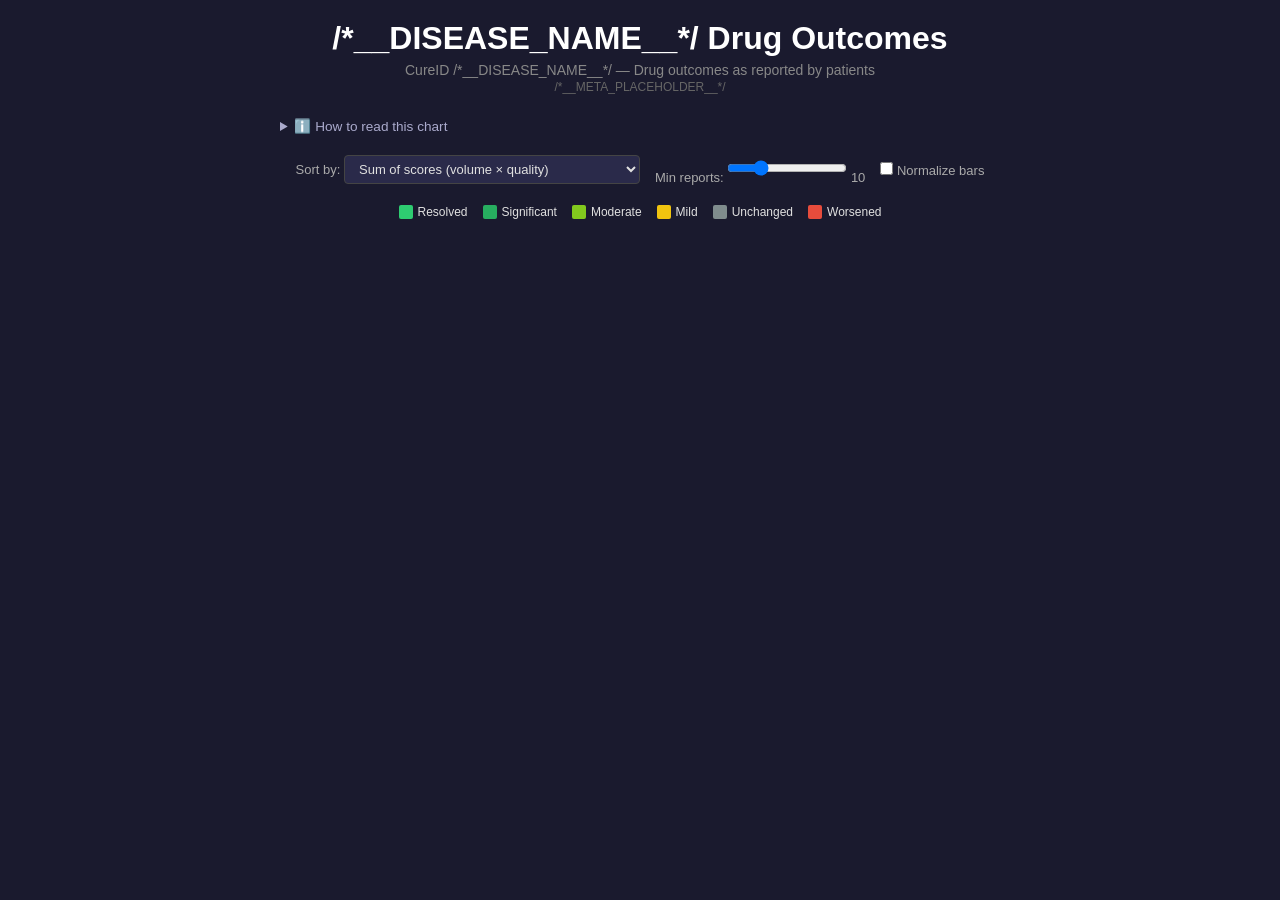
<file: drug_outcomes_viz_template.html>
<!DOCTYPE html>
<html lang="en">
<head>
<meta charset="UTF-8">
<meta name="viewport" content="width=device-width, initial-scale=1.0">
<title>CureID /*__DISEASE_NAME__*/ — Drug Outcome Visualization</title>
<style>
  * { box-sizing: border-box; margin: 0; padding: 0; }
  body { font-family: -apple-system, BlinkMacSystemFont, 'Segoe UI', sans-serif; background: #1a1a2e; color: #e0e0e0; padding: 20px; }
  h1 { text-align: center; margin-bottom: 5px; color: #fff; }
  .subtitle { text-align: center; color: #888; margin-bottom: 20px; font-size: 14px; }
  .controls { display: flex; gap: 15px; justify-content: center; flex-wrap: wrap; margin-bottom: 20px; align-items: center; }
  .controls label { font-size: 13px; color: #aaa; }
  .controls select, .controls input { background: #2a2a4a; border: 1px solid #444; color: #e0e0e0; padding: 5px 10px; border-radius: 4px; font-size: 13px; }
  .controls input[type="range"] { width: 120px; }
  .legend { display: flex; gap: 15px; justify-content: center; margin-bottom: 15px; flex-wrap: wrap; }
  .legend-item { display: flex; align-items: center; gap: 5px; font-size: 12px; }
  .legend-swatch { width: 14px; height: 14px; border-radius: 2px; }
  #chart-container { width: 100%; overflow-x: auto; }
  #chart { min-width: 900px; }
  .bar-row { display: flex; align-items: center; margin-bottom: 2px; cursor: pointer; }
  .bar-row:hover .bar-label { color: #fff; }
  .bar-label { width: 280px; min-width: 280px; text-align: right; padding-right: 10px; font-size: 11px; white-space: nowrap; overflow: hidden; text-overflow: ellipsis; }
  .bar-stack { display: flex; height: 22px; flex: 1; position: relative; background: #2a2a3a; border-radius: 2px; overflow: hidden; }
  .bar-stack:hover { opacity: 0.85; }
  .bar-segment { height: 100%; transition: width 0.3s; }
  .bar-count { font-size: 10px; color: #888; line-height: 22px; width: 70px; min-width: 70px; text-align: left; padding-left: 8px; }
  .tooltip { position: fixed; background: #2a2a4a; border: 1px solid #555; padding: 10px 14px; border-radius: 6px; font-size: 12px; pointer-events: none; display: none; z-index: 100; max-width: 320px; box-shadow: 0 4px 12px rgba(0,0,0,0.5); }
  .tooltip .drug-name { font-weight: bold; margin-bottom: 6px; color: #fff; }
  .tooltip .outcome-line { display: flex; justify-content: space-between; gap: 15px; margin: 2px 0; }
  .tooltip .outcome-label { display: flex; align-items: center; gap: 5px; }
  .tooltip .dot { width: 8px; height: 8px; border-radius: 50%; display: inline-block; }

  /* Drill-down panel */
  #detail-panel { display: none; position: fixed; top: 0; right: 0; width: 520px; height: 100vh; background: #1e1e3a; border-left: 2px solid #444; overflow-y: auto; z-index: 200; padding: 20px; box-shadow: -4px 0 20px rgba(0,0,0,0.5); }
  #detail-panel.open { display: block; }
  #detail-panel .panel-header { display: flex; justify-content: space-between; align-items: center; margin-bottom: 15px; }
  #detail-panel .panel-title { font-size: 16px; font-weight: bold; color: #fff; }
  #detail-panel .close-btn { background: #444; border: none; color: #fff; padding: 5px 12px; border-radius: 4px; cursor: pointer; font-size: 14px; }
  #detail-panel .close-btn:hover { background: #666; }
  #detail-panel .panel-subtitle { color: #888; font-size: 12px; margin-bottom: 15px; }
  .case-card { background: #2a2a4a; border: 1px solid #3a3a5a; border-radius: 6px; padding: 12px; margin-bottom: 10px; }
  .case-card:hover { border-color: #5a5a8a; }
  .case-header { display: flex; justify-content: space-between; align-items: center; margin-bottom: 6px; }
  .case-meta { font-size: 11px; color: #aaa; }
  .case-meta span { margin-right: 10px; }
  .case-link { font-size: 11px; color: #6ea8fe; text-decoration: none; }
  .case-link:hover { text-decoration: underline; }
  .case-symptoms { font-size: 11px; margin-top: 6px; }
  .case-symptoms .sx-line { display: flex; gap: 6px; margin: 2px 0; }
  .case-symptoms .sx-outcome { font-weight: 500; }
  .sx-sig { color: #2ecc71; }
  .sx-mod { color: #82c91e; }
  .sx-mild { color: #f1c40f; }
  .sx-unchanged { color: #7f8c8d; }
  .sx-worse { color: #e74c3c; }
  .sx-resolved { color: #2ecc71; font-weight: bold; }
  .filter-row { display: flex; gap: 10px; margin-bottom: 12px; flex-wrap: wrap; }
  .filter-row select { background: #2a2a4a; border: 1px solid #444; color: #e0e0e0; padding: 4px 8px; border-radius: 4px; font-size: 11px; }
  .case-count { color: #888; font-size: 12px; margin-bottom: 10px; }
  .overlay { display: none; position: fixed; top: 0; left: 0; width: 100%; height: 100%; background: rgba(0,0,0,0.4); z-index: 150; }
  .overlay.open { display: block; }

  .info-panel { margin-bottom: 16px; margin-left: auto; margin-right: auto; max-width: 720px; }
  .info-panel summary { cursor: pointer; font-size: 0.85rem; color: #aac; padding: 4px 0; }
  .info-panel summary:hover { color: #ccf; }
  .info-content { background: #22223a; border: 1px solid #444; border-radius: 6px; padding: 14px 18px; margin-top: 8px; font-size: 0.8rem; line-height: 1.6; max-width: 720px; }
  .info-content h4 { color: #ccc; margin: 12px 0 4px; font-size: 0.82rem; }
  .info-content dl { margin: 0 0 8px 0; }
  .info-content dt { color: #8cf; font-weight: 600; margin-top: 6px; }
  .info-content dd { color: #bbb; margin-left: 12px; margin-bottom: 4px; }
  .info-content p { color: #bbb; margin: 6px 0; }
</style>
</head>
<body>

<h1>/*__DISEASE_NAME__*/ Drug Outcomes</h1>
<p class="subtitle">CureID /*__DISEASE_NAME__*/ — Drug outcomes as reported by patients<br><span style="font-size:12px; color:#666;">/*__META_PLACEHOLDER__*/</span></p>

<details class="info-panel">
<summary>ℹ️ How to read this chart</summary>
<div class="info-content">
<p><b>What it shows:</b> Each bar represents one drug. Each segment represents one patient report, quantized into an outcome bucket based on the report's <em>average</em> attributed symptom score. This gives each patient one vote regardless of how many symptoms they reported.</p>

<p><b>Scoring:</b> Each symptom outcome is scored (resolution=+3, significant=+2, moderate=+1, mild=+0.5, unchanged=0, worsening=-0.5 to -2). A report's score is the average across all symptoms the patient attributed to that drug. The average is then quantized back to the nearest outcome label for the bar segment color.</p>

<p><b>Quantization thresholds:</b> avg ≥ 2.5 → Resolved, ≥ 1.5 → Significant, ≥ 0.75 → Moderate, ≥ 0.25 → Mild, ≥ -0.25 → Unchanged, &lt; -0.25 → Worsened.</p>

<h4>Controls</h4>
<dl>
<dt>Sort by</dt>
<dd>Orders the drug list by the selected metric. "Sum of scores" rewards both quality and volume (default). "Average score" gives each patient equal weight. Percentage sorts rank by the fraction of reports in that outcome tier or better.</dd>

<dt>Min reports</dt>
<dd>Minimum number of unique patient reports for a drug to appear. Higher = fewer drugs shown but more reliable estimates.</dd>

<dt>Normalize bars</dt>
<dd>When checked, all bars fill the full width (proportional view). When unchecked, bar length scales with number of reports — longer bars = more data. Auto-toggles based on sort selection.</dd>
</dl>

<h4>Drill-down</h4>
<p>Click any bar to open a panel listing individual case reports for that drug, with demographics, illness duration, and per-symptom outcomes attributed to the drug. Cases are sorted by their average score.</p>
</div>
</details>

<div class="controls">
  <label>Sort by:
    <select id="sort-select">
      <option value="total">Total outcomes</option>
      <option value="reports">Total reports</option>
      <option value="avg-score">Average score (per report)</option>
      <option value="sum-score" selected>Sum of scores (volume × quality)</option>
      <option value="pct-positive">% Any Improvement (mild through resolved)</option>
      <option value="pct-moderate">% Moderate+ Improvement</option>
      <option value="pct-significant">% Significant Improvement</option>
      <option value="pct-resolved">% Complete Resolution</option>
      <option value="pct-worsened">% Worsened (ascending)</option>
      <option value="alpha">Alphabetical</option>
    </select>
  </label>
  <label>Min reports:
    <input type="range" id="min-reports" min="1" max="50" value="10">
    <span id="min-reports-val">10</span>
  </label>
  <label>
    <input type="checkbox" id="show-pct"> Normalize bars
  </label>
</div>

<div class="legend">
  <div class="legend-item" title="Patient reported complete symptom resolution attributed to this drug"><div class="legend-swatch" style="background:#2ecc71"></div>Resolved</div>
  <div class="legend-item" title="Significant symptom improvement — noticeable, meaningful change"><div class="legend-swatch" style="background:#27ae60"></div>Significant</div>
  <div class="legend-item" title="Moderate improvement — some benefit but symptom persists"><div class="legend-swatch" style="background:#82c91e"></div>Moderate</div>
  <div class="legend-item" title="Mild improvement — minimal change noticed"><div class="legend-swatch" style="background:#f1c40f"></div>Mild</div>
  <div class="legend-item" title="No change in symptom after treatment"><div class="legend-swatch" style="background:#7f8c8d"></div>Unchanged</div>
  <div class="legend-item" title="Symptom got worse during or after treatment with this drug"><div class="legend-swatch" style="background:#e74c3c"></div>Worsened</div>
</div>

<div id="chart-container">
  <div id="chart"></div>
</div>

<div class="tooltip" id="tooltip"></div>
<div class="overlay" id="overlay"></div>
<div id="detail-panel">
  <div class="panel-header">
    <span class="panel-title" id="panel-title"></span>
    <button class="close-btn" id="close-panel">✕</button>
  </div>
  <div class="panel-subtitle" id="panel-subtitle"></div>
  <div class="filter-row">
    <select id="panel-sort">
      <option value="outcome-best">Best outcome first</option>
      <option value="outcome-worst">Worst outcome first</option>
      <option value="symptoms-most">Most symptoms</option>
      <option value="duration-longest">Longest duration</option>
    </select>
  </div>
  <div class="case-count" id="case-count"></div>
  <div id="case-list"></div>
</div>

<script>
// Data will be loaded from external JSON files
/*__DATA_PLACEHOLDER__*/

async function loadData() {
  // DATA and DETAILS are embedded inline by drug_outcomes_viz_build.py
  if (DATA.length) render();
}

const COLORS = {
  resolved: '#2ecc71',
  significant: '#27ae60',
  moderate: '#82c91e',
  mild: '#f1c40f',
  unchanged: '#7f8c8d',
  worsened: '#e74c3c'
};

const LABELS = {
  resolved: 'Complete resolution',
  significant: 'Significant improvement',
  moderate: 'Moderate improvement',
  mild: 'Mild improvement',
  unchanged: 'Unchanged',
  worsened: 'Worsened'
};

const OUTCOME_ORDER = {
  'Cured': 0, 'Improved': 1, 'Undetermined': 2, 'Deteriorated': 3, 'Died': 4
};

function outcomeClass(o) {
  if (!o) return '';
  if (o.includes('resolved')) return 'sx-resolved';
  if (o.includes('Sig')) return 'sx-sig';
  if (o.includes('Mod')) return 'sx-mod';
  if (o.includes('Mild')) return 'sx-mild';
  if (o.includes('worse')) return 'sx-worse';
  return 'sx-unchanged';
}

function durationMonths(d) {
  if (!d) return 0;
  if (d.includes('>48')) return 60;
  if (d.includes('36-48')) return 42;
  if (d.includes('24-36')) return 30;
  if (d.includes('12-24')) return 18;
  if (d.includes('6-12')) return 9;
  if (d.includes('3-6')) return 4;
  return 1;
}

function render() {
  const sortBy = document.getElementById('sort-select').value;
  const minReports = parseInt(document.getElementById('min-reports').value);
  const showPct = document.getElementById('show-pct').checked;

  let filtered = DATA.filter(d => d.reports >= minReports);

  switch(sortBy) {
    case 'total': filtered.sort((a, b) => b.total - a.total); break;
    case 'reports': filtered.sort((a, b) => b.reports - a.reports); break;
    case 'avg-score': filtered.sort((a, b) => b.avg_score - a.avg_score); break;
    case 'sum-score': filtered.sort((a, b) => b.sum_score - a.sum_score); break;
    case 'pct-positive':
      filtered.sort((a, b) => {
        const qA = a.rpt_resolved_q + a.rpt_significant_q + a.rpt_moderate_q + a.rpt_mild_q;
        const qB = b.rpt_resolved_q + b.rpt_significant_q + b.rpt_moderate_q + b.rpt_mild_q;
        const tA = qA + a.rpt_unchanged_q + a.rpt_worsened_q;
        const tB = qB + b.rpt_unchanged_q + b.rpt_worsened_q;
        return (tB ? qB/tB : 0) - (tA ? qA/tA : 0);
      });
      break;
    case 'pct-moderate':
      filtered.sort((a, b) => {
        const qA = a.rpt_resolved_q + a.rpt_significant_q + a.rpt_moderate_q;
        const qB = b.rpt_resolved_q + b.rpt_significant_q + b.rpt_moderate_q;
        const tA = qA + a.rpt_mild_q + a.rpt_unchanged_q + a.rpt_worsened_q;
        const tB = qB + b.rpt_mild_q + b.rpt_unchanged_q + b.rpt_worsened_q;
        return (tB ? qB/tB : 0) - (tA ? qA/tA : 0);
      });
      break;
    case 'pct-significant':
      filtered.sort((a, b) => {
        const qA = a.rpt_resolved_q + a.rpt_significant_q;
        const qB = b.rpt_resolved_q + b.rpt_significant_q;
        const tA = a.rpt_resolved_q + a.rpt_significant_q + a.rpt_moderate_q + a.rpt_mild_q + a.rpt_unchanged_q + a.rpt_worsened_q;
        const tB = b.rpt_resolved_q + b.rpt_significant_q + b.rpt_moderate_q + b.rpt_mild_q + b.rpt_unchanged_q + b.rpt_worsened_q;
        return (tB ? qB/tB : 0) - (tA ? qA/tA : 0);
      });
      break;
    case 'pct-resolved':
      filtered.sort((a, b) => {
        const tA = a.rpt_resolved_q + a.rpt_significant_q + a.rpt_moderate_q + a.rpt_mild_q + a.rpt_unchanged_q + a.rpt_worsened_q;
        const tB = b.rpt_resolved_q + b.rpt_significant_q + b.rpt_moderate_q + b.rpt_mild_q + b.rpt_unchanged_q + b.rpt_worsened_q;
        return (tB ? b.rpt_resolved_q/tB : 0) - (tA ? a.rpt_resolved_q/tA : 0);
      });
      break;
    case 'pct-worsened':
      filtered.sort((a, b) => {
        const tA = a.rpt_resolved_q + a.rpt_significant_q + a.rpt_moderate_q + a.rpt_mild_q + a.rpt_unchanged_q + a.rpt_worsened_q;
        const tB = b.rpt_resolved_q + b.rpt_significant_q + b.rpt_moderate_q + b.rpt_mild_q + b.rpt_unchanged_q + b.rpt_worsened_q;
        return (tA ? a.rpt_worsened_q/tA : 0) - (tB ? b.rpt_worsened_q/tB : 0);
      });
      break;
    case 'alpha': filtered.sort((a, b) => a.drug.localeCompare(b.drug)); break;
  }

  const chart = document.getElementById('chart');
  let html = '';

  // For absolute mode: find max tracked total to scale bar widths
  const maxTracked = showPct ? 1 : Math.max(...filtered.map(d => {
    const qCategories = ['rpt_resolved_q', 'rpt_significant_q', 'rpt_moderate_q', 'rpt_mild_q', 'rpt_unchanged_q', 'rpt_worsened_q'];
    return qCategories.reduce((sum, cat) => sum + d[cat], 0);
  }));

  filtered.forEach(d => {
    const qCategories = ['rpt_resolved_q', 'rpt_significant_q', 'rpt_moderate_q', 'rpt_mild_q', 'rpt_unchanged_q', 'rpt_worsened_q'];
    const catColors = [COLORS.resolved, COLORS.significant, COLORS.moderate, COLORS.mild, COLORS.unchanged, COLORS.worsened];
    const qTotal = qCategories.reduce((sum, cat) => sum + d[cat], 0);

    // Use quantized (per-report) counts for bar segments
    const barTotal = qTotal;
    const barWidth = showPct ? 100 : (barTotal / maxTracked * 100);
    let segments = '';

    qCategories.forEach((cat, i) => {
      const val = d[cat];
      if (val === 0) return;
      const width = val / barTotal * barWidth;
      segments += `<div class="bar-segment" style="width:${width}%;background:${catColors[i]}"></div>`;
    });

    const pctPositive = qTotal > 0 ? Math.round((d.rpt_resolved_q + d.rpt_significant_q + d.rpt_moderate_q + d.rpt_mild_q) / qTotal * 100) : 0;
    const pctModerate = qTotal > 0 ? Math.round((d.rpt_resolved_q + d.rpt_significant_q + d.rpt_moderate_q) / qTotal * 100) : 0;
    const pctSig = qTotal > 0 ? Math.round((d.rpt_resolved_q + d.rpt_significant_q) / qTotal * 100) : 0;
    const pctResolved = qTotal > 0 ? Math.round(d.rpt_resolved_q / qTotal * 100) : 0;
    const label = d.drug.length > 40 ? d.drug.substring(0, 38) + '…' : d.drug;
    let countLabel;
    if (!showPct) countLabel = `${d.reports} rpts`;
    else if (sortBy === 'avg-score') countLabel = `${d.avg_score > 0 ? '+' : ''}${d.avg_score.toFixed(1)}`;
    else if (sortBy === 'sum-score') countLabel = `${d.sum_score > 0 ? '+' : ''}${d.sum_score.toFixed(0)}`;
    else if (sortBy === 'reports') countLabel = `${d.reports}`;
    else if (sortBy === 'pct-moderate') countLabel = `${pctModerate}%`;
    else if (sortBy === 'pct-significant') countLabel = `${pctSig}%`;
    else if (sortBy === 'pct-resolved') countLabel = `${pctResolved}%`;
    else countLabel = `${pctPositive}%`;

    html += `<div class="bar-row" data-drug='${JSON.stringify(d).replace(/'/g, "&#39;")}' data-drugname="${d.drug.replace(/"/g, '&quot;')}">
      <div class="bar-label" title="${d.drug}">${label}</div>
      <div class="bar-stack">${segments}</div>
      <div class="bar-count">${countLabel}</div>
    </div>`;
  });

  chart.innerHTML = html;
  attachEvents();
}

function attachEvents() {
  const tooltip = document.getElementById('tooltip');
  const chart = document.getElementById('chart');

  chart.querySelectorAll('.bar-row').forEach(row => {
    row.addEventListener('mouseenter', (e) => {
      const d = JSON.parse(row.dataset.drug);
      const pctPos = Math.round(d.rpt_positive / d.reports * 100);
      const pctSig = Math.round(d.rpt_significant / d.reports * 100);
      let lines = `<div class="drug-name">${d.drug}</div>`;
      lines += `<div style="margin-bottom:4px;color:#aaa">${d.reports} report${d.reports === 1 ? '' : 's'} (${d.total} symptom outcomes)</div>`;
      lines += `<div style="margin-bottom:6px;color:#8cf">Avg score: ${d.avg_score > 0 ? '+' : ''}${d.avg_score.toFixed(2)} · ${pctPos}% reports improved · ${pctSig}% reports sig+resolved</div>`;
      const qCategories = ['rpt_resolved_q', 'rpt_significant_q', 'rpt_moderate_q', 'rpt_mild_q', 'rpt_unchanged_q', 'rpt_worsened_q'];
      const qLabels = ['Resolved', 'Significant', 'Moderate', 'Mild', 'Unchanged', 'Worsened'];
      const qColors = [COLORS.resolved, COLORS.significant, COLORS.moderate, COLORS.mild, COLORS.unchanged, COLORS.worsened];
      const qTotal = qCategories.reduce((sum, cat) => sum + d[cat], 0);
      lines += `<div style="margin-bottom:4px;color:#999;font-size:11px">Reports quantized from average outcome:</div>`;
      qCategories.forEach((cat, i) => {
        const val = d[cat];
        const pct = qTotal > 0 ? Math.round(val / qTotal * 100) : 0;
        lines += `<div class="outcome-line"><span class="outcome-label"><span class="dot" style="background:${qColors[i]}"></span>${qLabels[i]}</span><span>${val} (${pct}%)</span></div>`;
      });
      lines += `<div style="margin-top:8px;color:#6ea8fe;font-size:11px">Click for case details →</div>`;
      tooltip.innerHTML = lines;
      tooltip.style.display = 'block';
    });
    row.addEventListener('mousemove', (e) => {
      let x = e.clientX + 15;
      let y = e.clientY - 10;
      const rect = tooltip.getBoundingClientRect();
      if (x + rect.width > window.innerWidth - 20) x = e.clientX - rect.width - 15;
      if (y + rect.height > window.innerHeight - 20) y = e.clientY - rect.height - 10;
      tooltip.style.left = x + 'px';
      tooltip.style.top = y + 'px';
    });
    row.addEventListener('mouseleave', () => { tooltip.style.display = 'none'; });
    row.addEventListener('click', () => {
      tooltip.style.display = 'none';
      openPanel(row.dataset.drugname);
    });
  });
}

function openPanel(drugName) {
  const panel = document.getElementById('detail-panel');
  const overlay = document.getElementById('overlay');
  const cases = DETAILS[drugName] || [];

  document.getElementById('panel-title').textContent = drugName;
  document.getElementById('panel-subtitle').textContent = `${cases.length} case reports using this drug`;

  panel.classList.add('open');
  overlay.classList.add('open');

  renderCases(drugName);
}

const SCORE_MAP = {
  'resolved': 3, 'Sig impr': 2, 'Mod impr': 1, 'Mild impr': 0.5,
  'unchanged': 0, 'Mild worse': -0.5, 'Mod worse': -1, 'Sig worse': -2
};

function caseScore(c) {
  const sx = c.sx || [];
  if (sx.length === 0) return 0;
  let total = 0;
  for (const s of sx) {
    const o = s.o || '';
    if (o.includes('resolved')) total += 3;
    else if (o.includes('Sig impr')) total += 2;
    else if (o.includes('Mod impr')) total += 1;
    else if (o.includes('Mild impr')) total += 0.5;
    else if (o.includes('Sig worse')) total -= 2;
    else if (o.includes('Mod worse')) total -= 1;
    else if (o.includes('Mild worse')) total -= 0.5;
    // unchanged = 0
  }
  return total / sx.length;
}

function renderCases(drugName) {
  const cases = DETAILS[drugName] || [];
  const sortMode = document.getElementById('panel-sort').value;

  let sorted = [...cases];
  switch(sortMode) {
    case 'outcome-best':
      sorted.sort((a, b) => caseScore(b) - caseScore(a));
      break;
    case 'outcome-worst':
      sorted.sort((a, b) => caseScore(a) - caseScore(b));
      break;
    case 'symptoms-most':
      sorted.sort((a, b) => (b.sx || []).length - (a.sx || []).length);
      break;
    case 'duration-longest':
      sorted.sort((a, b) => durationMonths(b.duration) - durationMonths(a.duration));
      break;
  }

  document.getElementById('case-count').textContent = `Showing ${sorted.length} cases`;

  let html = '';
  sorted.forEach(c => {
    const url = `https://cure.ncats.io/explore/long-covid/case-reports/case-details/${c.id}`;
    const meta = [
      c.sex || '',
      c.age || '',
      c.country || '',
      c.duration ? `sick ${c.duration}` : '',
      c.author || ''
    ].filter(Boolean).join(' · ');

    let sxHtml = '';
    if (c.sx && c.sx.length > 0) {
      sxHtml = '<div class="case-symptoms"><strong>Attributed outcomes:</strong>';
      c.sx.forEach(sx => {
        const cls = outcomeClass(sx.o);
        sxHtml += `<div class="sx-line"><span class="sx-outcome ${cls}">${sx.o}</span> <span style="color:#aaa">— ${sx.s}</span></div>`;
      });
      sxHtml += '</div>';
    }

    const outcomeBadge = c.outcome === 'Cured' ? '🟢' : c.outcome === 'Improved' ? '🔵' : c.outcome === 'Deteriorated' ? '🔴' : '⚪';

    html += `<div class="case-card">
      <div class="case-header">
        <span class="case-meta">${outcomeBadge} ${meta}</span>
        <a class="case-link" href="${url}" target="_blank" rel="noopener">View on CureID ↗</a>
      </div>
      ${sxHtml}
    </div>`;
  });

  document.getElementById('case-list').innerHTML = html;
}

function closePanel() {
  document.getElementById('detail-panel').classList.remove('open');
  document.getElementById('overlay').classList.remove('open');
}

// Event listeners
document.getElementById('close-panel').addEventListener('click', closePanel);
document.getElementById('overlay').addEventListener('click', closePanel);
document.getElementById('panel-sort').addEventListener('change', () => {
  const drugName = document.getElementById('panel-title').textContent;
  renderCases(drugName);
});
document.getElementById('sort-select').addEventListener('change', () => {
  const sortBy = document.getElementById('sort-select').value;
  const showPctCheckbox = document.getElementById('show-pct');
  if (['pct-positive', 'pct-moderate', 'pct-significant', 'pct-resolved', 'pct-worsened', 'avg-score'].includes(sortBy)) {
    showPctCheckbox.checked = true;
  } else {
    showPctCheckbox.checked = false;
  }
  render();
});
document.getElementById('min-reports').addEventListener('input', (e) => {
  document.getElementById('min-reports-val').textContent = e.target.value;
  render();
});
document.getElementById('show-pct').addEventListener('change', render);
document.addEventListener('keydown', (e) => { if (e.key === 'Escape') closePanel(); });

loadData();
</script>
</body>
</html>
</file>
